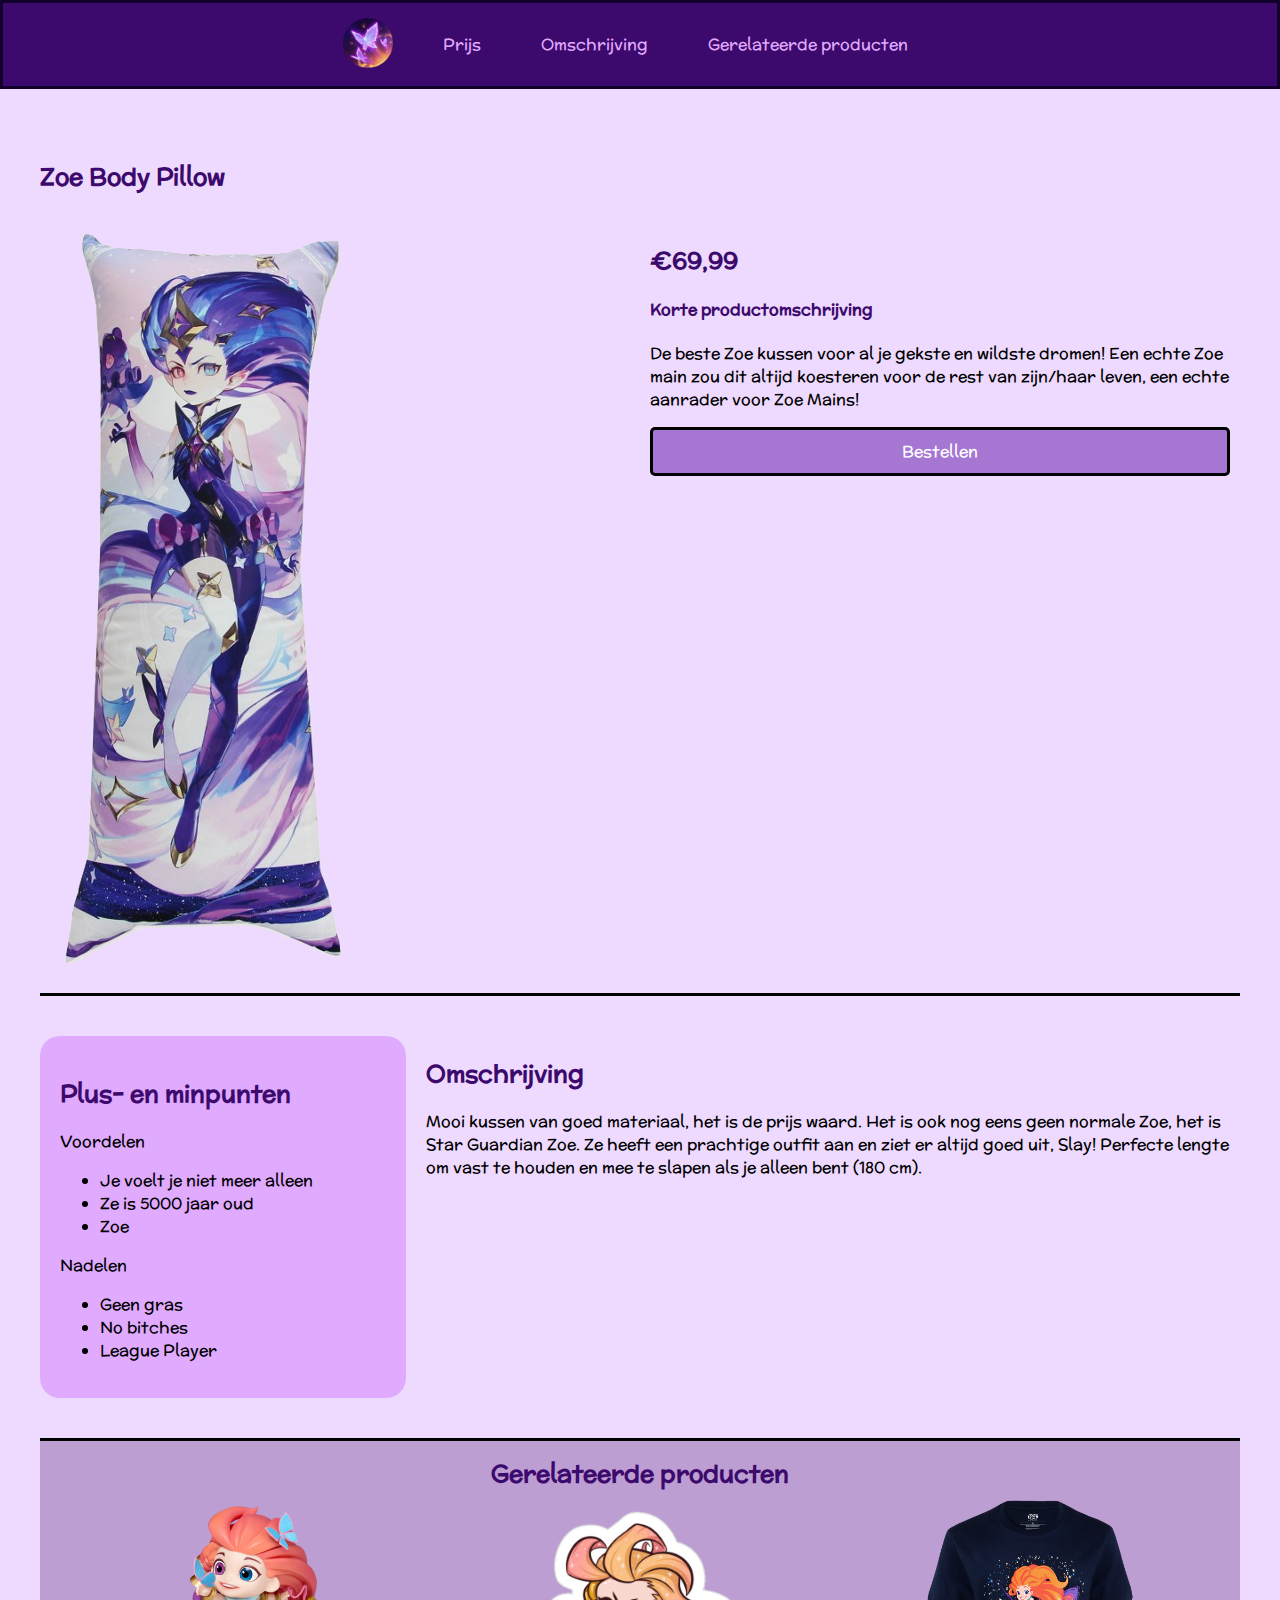
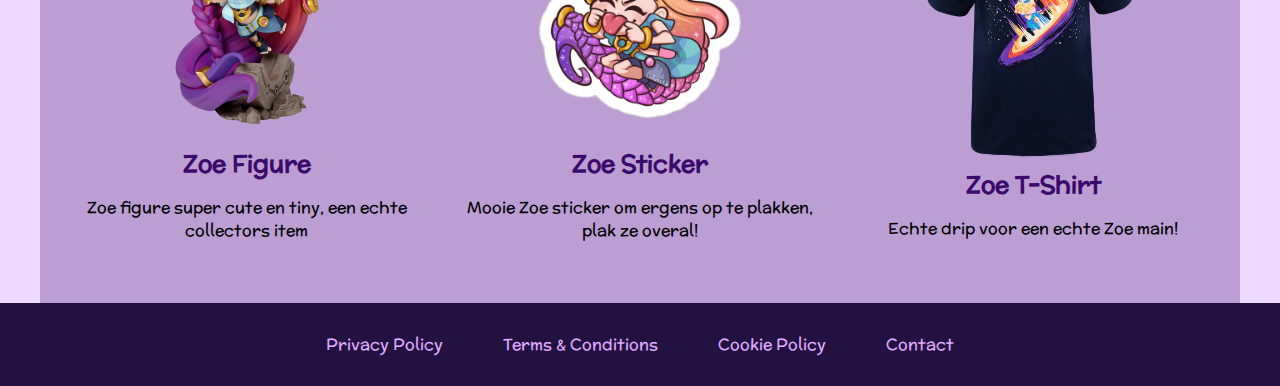
<file: index.html>
<!DOCTYPE html>
<html lang="en">
<head>
    <meta charset="UTF-8">
    <meta name="viewport" content="width=device-width, initial-scale=1.0">
    <title>League of Legends</title>
    <link href="https://fonts.googleapis.com/css2?family=Bebas+Neue&family=McLaren&display=swap" rel="stylesheet">
    <link rel="stylesheet" href="css/style.css">
</head>
<body>
    <nav>
        <img src="images/logo.png" class="logo-navbar"  alt="logo website navbar">
        <a href="#prijs">Prijs</a>
        <a href="#omschrijving">Omschrijving</a>
        <a href="#gerelateerde-producten">Gerelateerde producten</a>
    </nav>
    <div id="container">
        <main>
            <section>
                <h2 class="product-title">Zoe Body Pillow</h2>
                <div class="products-container">
                    <article>
                        <div class="product-left-column">
                            <img src="images/zoebodypillow.png" alt="Zoe Bodypillow" class="product-image">
                        </div>
                        <div class="product-right-column">
                            <h2>€69,99</h2>
                            <h4>Korte productomschrijving</h4>
                            <p>De beste Zoe kussen voor al je gekste en wildste dromen! Een echte Zoe main zou dit altijd koesteren voor de rest van zijn/haar leven, een echte aanrader voor Zoe Mains!</p>
                            <a href="#" class="product-button">Bestellen</a>
                        </div>
                    </article>
                </div>
                <div class="product-info">
                    <article>
                        <div class="info-left-column">
                            <h2>Plus- en minpunten</h2>
                            <p>Voordelen</p>
                            <ul>
                                <li>Je voelt je niet meer alleen</li>
                                <li>Ze is 5000 jaar oud</li>
                                <li>Zoe</li>
                            </ul>
                            <p>Nadelen</p>
                            <ul>
                                <li>Geen gras</li>
                                <li>No bitches</li>
                                <li>League Player</li>
                            </ul>
                        </div>
                        <div class="info-right-column">
                            <h2>Omschrijving</h2>
                            <p>Mooi kussen van goed materiaal, het is de prijs waard. Het is ook nog eens geen normale Zoe, het is Star Guardian Zoe. Ze heeft een prachtige outfit aan en ziet er altijd goed uit, Slay! Perfecte lengte om vast te houden en mee te slapen als je alleen bent (180 cm).</p>
                        </div>
                    </article>
                </div>
                <div class="product-others">
                    <h2 class="others-title">Gerelateerde producten</h2>
                    <article>
                        <div class="other-first-product">
                            <img src="images/zoefigure.png" alt="Zoe Figure">
                            <h2>Zoe Figure</h2>
                            <p>Zoe figure super cute en tiny, een echte collectors item</p>
                        </div>
                        <div class="other-second-product">
                            <img src="images/zoesticker.png" alt="Zoe Sticker">
                            <h2>Zoe Sticker</h2>
                            <p>Mooie Zoe sticker om ergens op te plakken, plak ze overal!</p>
                        </div>
                        <div class="other-third-product">
                            <img src="images/zoetshirt.png" alt="Zoe T-Shirt">
                            <h2>Zoe T-Shirt</h2>
                            <p>Echte drip voor een echte Zoe main!</p>
                        </div>
                    </article>
                </div>
            </section>
        </main>
    </div>
    <footer>
        <a href="#privacy">Privacy Policy</a>
        <a href="#terms">Terms & Conditions</a>
        <a href="#cookie">Cookie Policy</a>
        <a href="#contact">Contact</a>
    </footer>
</body>
</html>
</file>
<file: css/style.css>
html {
    background-color: #efdaff;
    font-family: 'McLaren', cursive;
}

body {
    margin: 0;
}

#container {
    display: flex;
    max-width: 1200px;
    margin: 0 auto;
    flex-direction: column;
}

/* Navbar */

nav {
    display: flex;
    justify-content: center;
    background-color: #3C096C;
    border: solid 3px #10002B;
}

nav a {
    color: #E0AAFF;
    padding: 30px;
    text-decoration: none;
    background-color: #3C096C;
    max-width: 1000px;
}

nav a:hover {
    color: #FFFFFF;
    background-color: #E0AAFF;
}

.logo-navbar {
    display: inline-block;
    width: 50px;
    height: 50px;
    margin-top: 15px;    /* if you want it vertically middle of the navbar. */
    margin-right: 20px;
}

/* Main */

h1, h2, h3, h4 {
    color: #3C096C;
}

main {
    margin-top: 50px;
}

/* Product */

.products-container {
    display: flex;
}

.products-container article {
    flex: 1;
    padding: 10px;
    display: flex;
    gap: 20px;
}

.products-container article div {
    flex: 1;
}

a.product-button {
    display: block;
    padding: 10px 20px;
    color: #FFFFFF;
    text-decoration: none;
    text-align: center;
    border-radius: 5px;
    border: 3px solid black;
    background-color: #a676d3;
}

a.product-button:hover {
    background-color: #FFFFFF;
    color: black;
}

/* Info */

.product-info {
    display: flex;
    border-top: 3px solid black;
    margin-top: 10px;
}

.product-info article {
    flex: 1;
    display: flex;
    gap: 20px;
    margin-top: 40px;
    margin-bottom: 40px;
}

.product-info article div {
    flex: 1;
}

.product-info .info-left-column {
    background-color: #E0AAFF;
    border-radius: 20px;
    padding: 20px;
    flex: 0.4;
}

.product-info .info.right.column {
    flex: 4;
    text-align: left;
}

/* Others */

.product-others {
    background-color: #bc9ed3;
    border-top: 3px solid black;
    text-align: center;
    padding: 15px;
}

.product-others h2 {
    margin: 0;
}

.product-others article {
    display: flex;
    gap: 10px;
    margin-bottom: 30px;
}


.product-others article div {
    flex: 1;
}

.product-others img {
    width: 250px;
}

/* Footer */

footer {
    background-color: #23123f;
    display: flex;
    justify-content: center;
}

footer a {
    text-decoration: none;
    color: #E0AAFF;
    padding: 30px;
    text-decoration: none;
}

footer a:hover {
    color: #FFFFFF;
    background-color: #E0AAFF;
}
</file>
